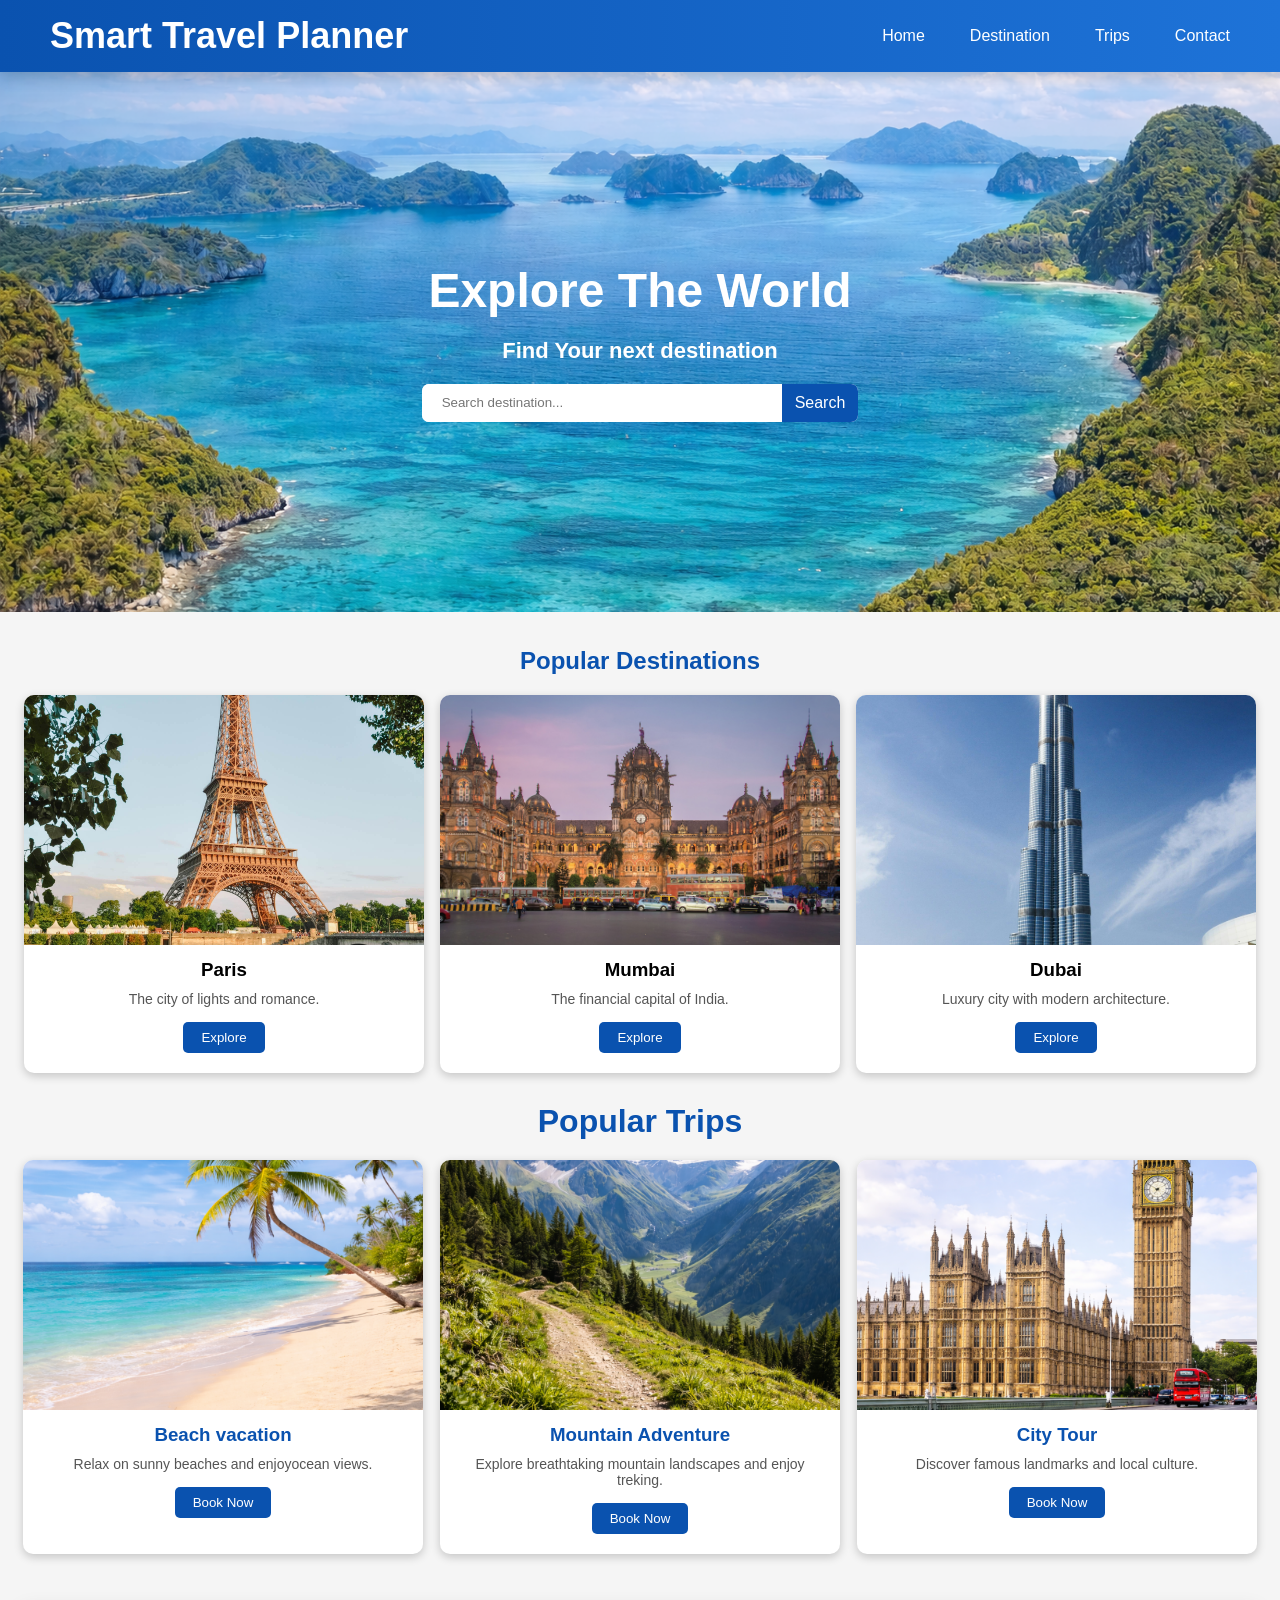
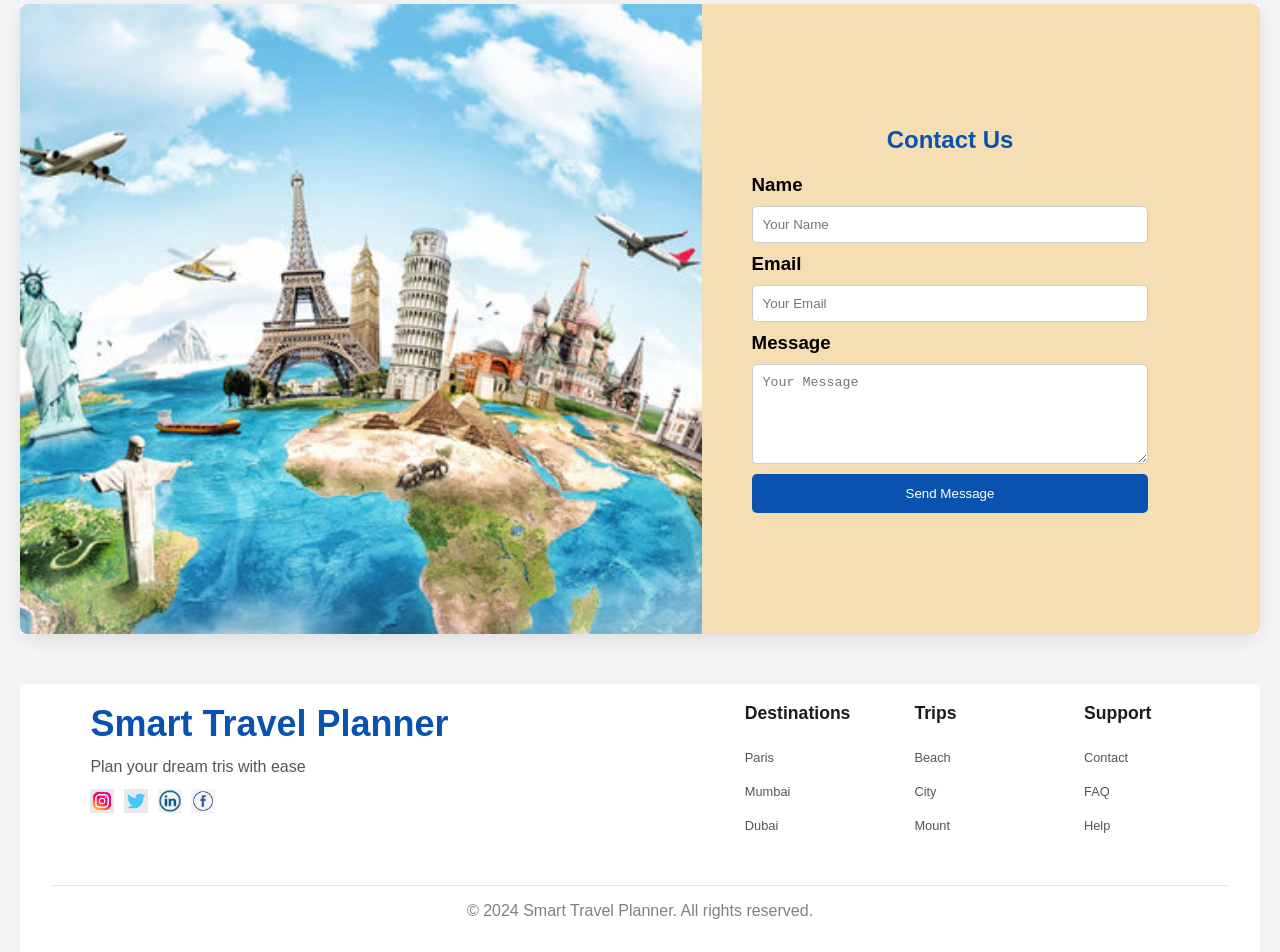
<file: index.html>
<!DOCTYPE html>
<html lang="en">
<head>
    <meta charset="UTF-8">
    <meta name="viewport" content="width=device-width, initial-scale=1.0">
    <title>Smart Travel Planner</title>
    <link rel="stylesheet" href="style.css">
   <a href="destinations.html"></a>
</head>
<body>
    <!-- navigation section -->
    <nav class="navbar">
    <header class="header">
        <h1>Smart Travel Planner</h1>
    </header>
    <ul class="nav-link">
        <li><a href="index.html" > Home </a></li>
        <li><a href="destinations.html"> Destination </a></li>
        <li><a href="trip.html"> Trips </a></li>
       <li><a href="#"> Contact </a></li>
    </ul>
    
    
    </nav>
   
    <!-- Hero section -->
    <section class="Hero">
        <h2> Explore The World</h2>
        <h3>Find Your next destination</h3>
        <section class="search-bar">
        <input type="text" placeholder="Search destination...">
        <button>Search</button>
        </section>
    </section>

    <!-- popular destination section -->
     <section class="popular_destination">
        <h2>Popular Destinations</h2>
        <div class="image_container">
            <div class="image">
                <img src="image/paris-image.jpg" alt="paris image">
                <h3>Paris</h3>
                <p>The city of lights and romance.</p>
                <button class="explore-button">Explore</button>

            </div>
            <div class="image">
                <img src="image/mumbai-image.jpg" alt="mumbai image">
                <h3>Mumbai</h3>
                <p>The financial capital of India.</p>
                <button class="explore-button">Explore</button>

            </div>
            <div class="image">
                <img src="image/dubai-image.jpg" alt="dubai image">
                <h3>Dubai</h3>
                <p>Luxury city with modern architecture.</p>
                <button class="explore-button">Explore</button>

            </div>

        </div>
     </section>

     <!-- Popular trips section -->
      <section class="popular-trips">
        <h2>Popular Trips</h2>
        <div class="trip-container">
            <div class="popular-image">
                <img src="image/beach-image.png" alt="beach image">
            
            <h3>Beach vacation</h3>
            <p>Relax on sunny beaches and enjoyocean views.</p>
            <button class="book-button">Book Now</button>
            </div>
            <div class="popular-image">
                <img src="image/mountain-image.png" alt="mountain image">
            
            <h3>Mountain Adventure</h3>
            <p>Explore breathtaking mountain landscapes and enjoy treking.</p>
            <button class="book-button">Book Now</button>
            </div>
            <div class="popular-image">
                <img src="image/city-tour-image.png" alt="city image">
            
            <h3>City Tour</h3>
            <p>Discover famous landmarks and local culture.</p>
            <button class="book-button">Book Now</button>
            </div>
        </div>
      </section>

      <!-- contact section -->
       <section class="contact-container">
       <div class="contact-page">
        <div class="contact-left">
            <img src="image/contact-image.jpg" alt="contact image">

        </div>

        <div class="contact-right">
            <h2>Contact Us</h2>
            <form>
                <h3>Name</h3>
                <input type="text" placeholder="Your Name" required>
                <h3>Email</h3>
                <input type="email" placeholder="Your Email" required>
                <h3>Message</h3>
                <textarea placeholder="Your Message" required></textarea>
                <button type="submit">Send Message</button>
            </form>
        </div>
        </div>
       </section>

       <!-- footer section -->
        <div class="footer-container">
            <footer class="footer">
                <div class="footer-top">
                    <div class ="company-name">
                        <h2>Smart Travel Planner</h2>
                    </div>
                <p class ="filler-text">
                    Plan your dream tris with ease
                </p>
                <div class="social">
                     <a href="#" class="social-link" >
                  <img src="image/insta-icon.avif" alt="" loading="lazy" class="social-icon">
                </a>
                <a href="#" class="social-link">
                  <img src="image/twiiter-image.avif" alt="" loading="lazy" class="social-icon">
                </a>
                <a href="#" class="social-link">
                  <img src="image/linkedin-icon.png" alt="" loading="lazy" class="social-icon">
                </a>
                <a href="#" class="social-link">
                  <img src="image/facebook-icon.png" alt="" loading="lazy" class="social-icon">
                </a>
                </div>
                </div>

                <div class ="footer-grid">
                    <div class="footer-grid-column">
                        <div class="footer-grid-heading">
                            Destinations
                        </div>
                        <ul class=" footer-link-list">
                            <li>
                                <a href="#" class="footer-link">Paris</a>
                            </li>
                            <li><a href="#" class="footer-link">Mumbai</a></li>
                            <li><a href="#" class="footer-link">Dubai</a></li>
                        </ul>
                    </div>
                    <div class="footer-grid-column">
                        <div class="footer-grid-heading">
                            Trips
                        </div>
                        <ul class=" footer-link-list">
                            <li>
                                <a href="#" class="footer-link">Beach</a>
                            </li>
                            <li><a href="#" class="footer-link">City</a></li>
                            <li><a href="#" class="footer-link">Mount</a></li>
                        </ul>
                    </div>
                    <div class="footer-grid-column">
                        <div class="footer-grid-heading">
                            Support
                        </div>
                        <ul class=" footer-link-list">
                            <li>
                                <a href="#" class="footer-link">Contact</a>
                            </li>
                            <li><a href="#" class="footer-link">FAQ</a></li>
                            <li><a href="#" class="footer-link">Help</a></li>
                        </ul>
                    </div>
                </div>
            </footer>
            <div class="footer-copyright">
                <p>&copy; 2024 Smart Travel Planner. All rights reserved.</p>
            </div>
        </div>
</body>
</html>
</file>
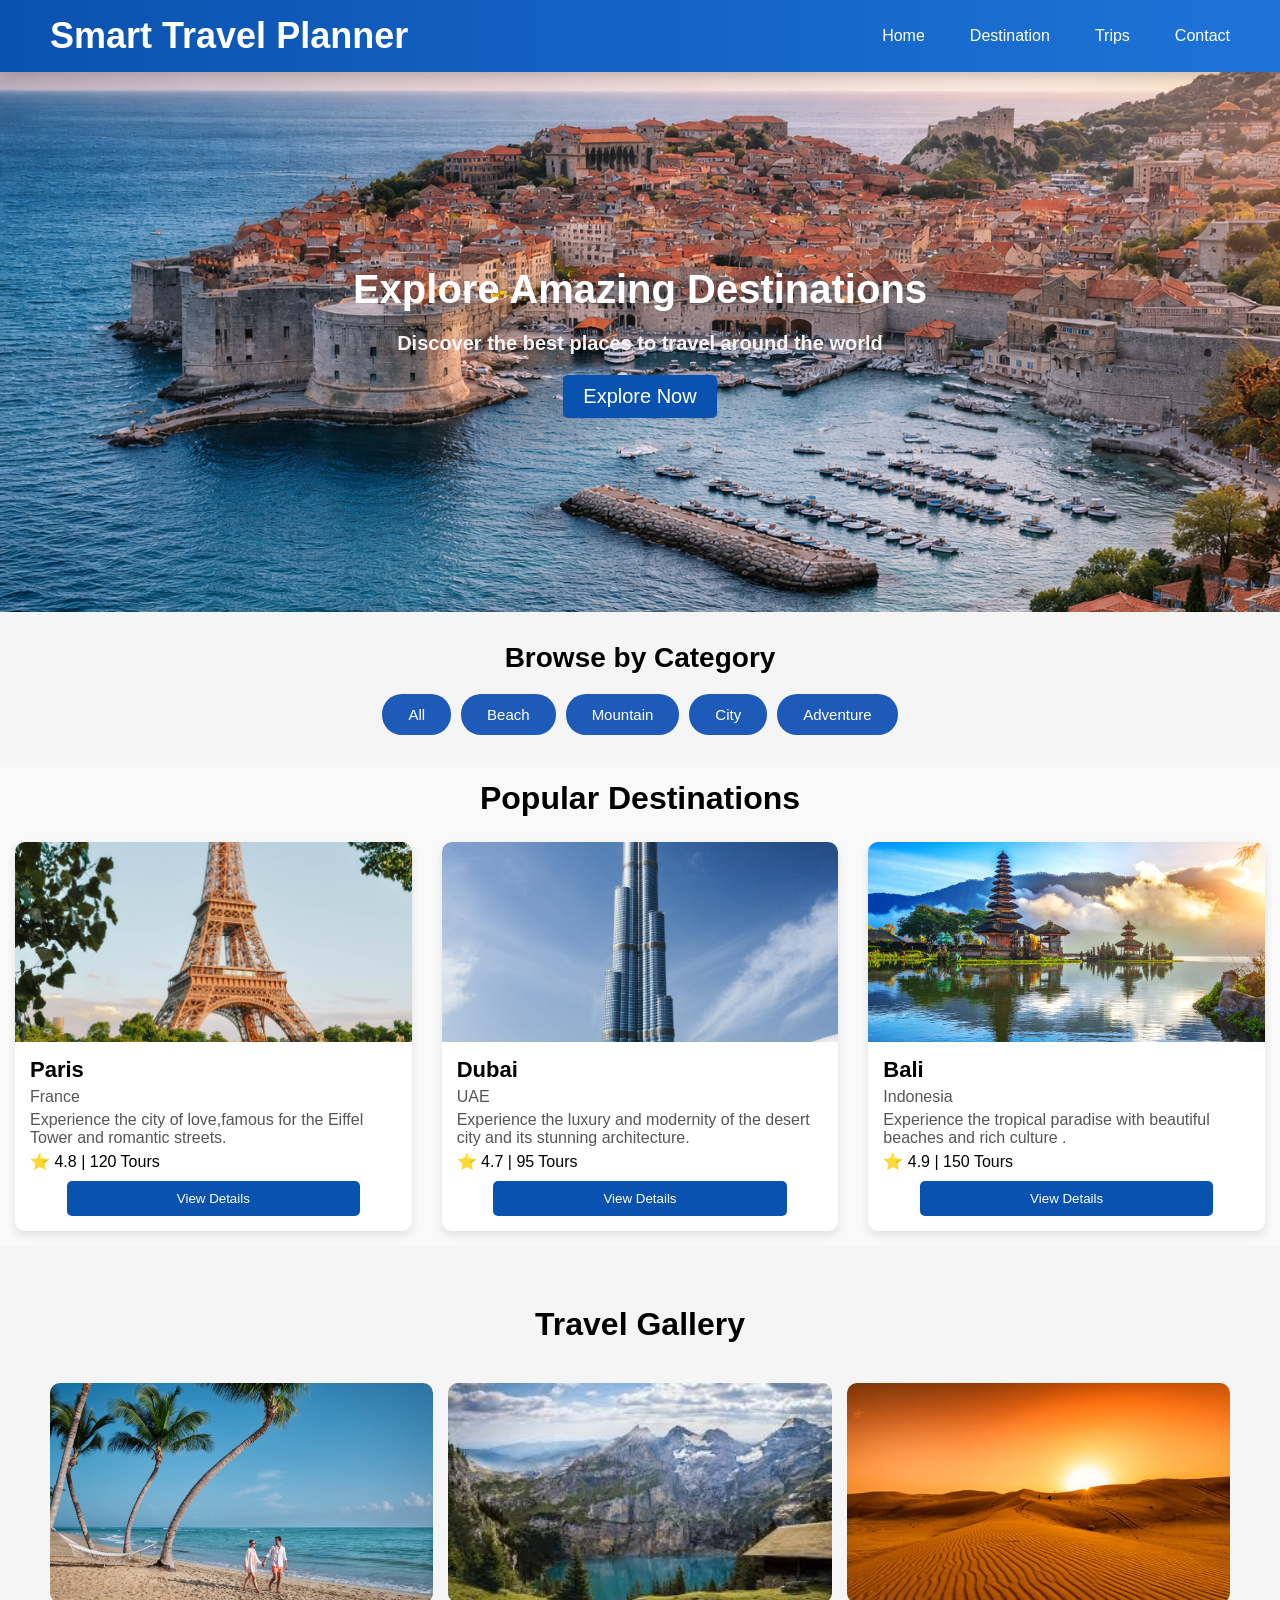
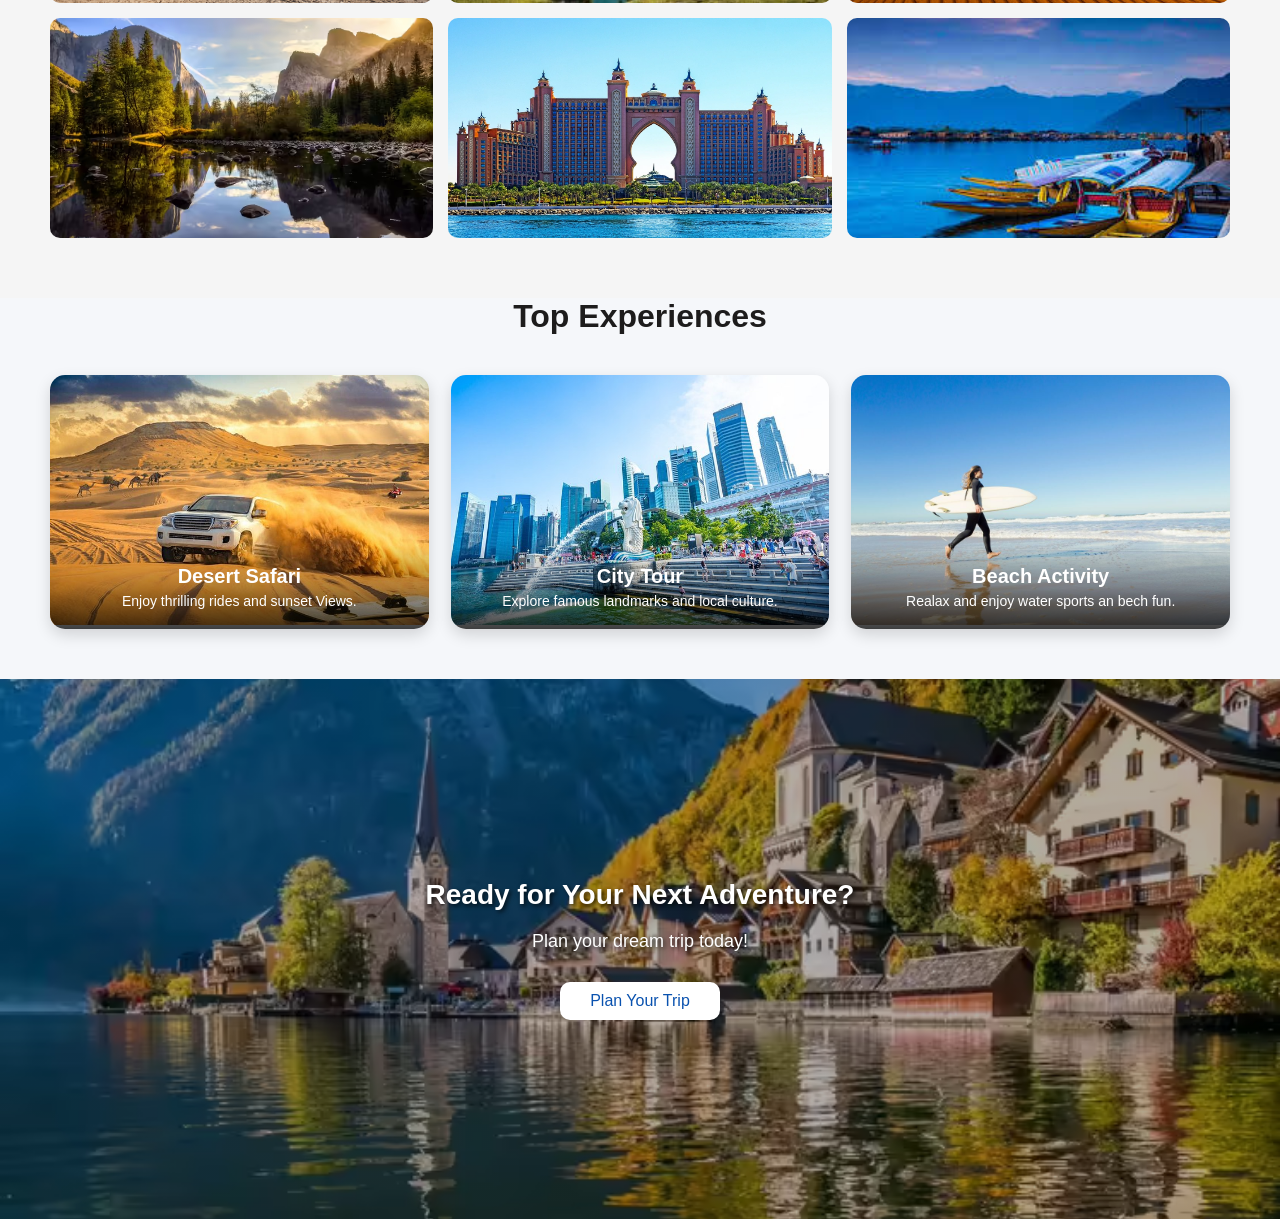
<file: destinations.html>
<!DOCTYPE html>
<html lang="en">
<head>
    <meta charset="UTF-8">
    <meta name="viewport" content="width=device-width, initial-scale=1.0">
    <title>Destination Page</title>
    <link rel="stylesheet" href="style.css">
    
</head>
<body>
     <!-- navigation section -->
     <nav class="navbar">
    <header class="header">
        <h1>Smart Travel Planner</h1>
    </header>
    <ul class="nav-link">
        <li><a href="index.html" > Home </a></li>
        <li><a href="destinations.html"> Destination </a></li>
        <li><a href="trip.html"> Trips </a></li>
       <li><a href="contact.html"> Contact </a></li>
    </ul>
    </nav>
   
    <!-- Hero section -->

    <section class="Destination hero">
        <h2>Explore Amazing Destinations</h2>
        <h3>Discover the best places to travel around the world</h3>
        <button>Explore Now</button>
    </section>

    <!-- Destination filtering section -->

    <section class="destination-filter">
        <h2>Browse by Category</h2>
        <div class="filter-button">
            <button>All</button>
            <button>Beach</button>
            <button>Mountain</button>
            <button>City</button>
            <button>Adventure</button>
        </div>
    </section>

    <!-- popular Destination section -->

    <section class="popular-destinations">
        <h2>Popular Destinations</h2>
        <div class="popular-grid">
            <div class="popular-card">
                <img src="image/paris-image.jpg" alt="parish image">
                <div class="popular-card-content"><h3>Paris</h3>
                <p class="country">France</p>
                <p class="destination-description">Experience the city of love,famous for the Eiffel Tower and romantic streets.</p>
                <span>⭐ 4.8 | 120 Tours</span>
                <button>View Details</button></div>
                
            </div>
            <div class="popular-card">
                <img src="image/dubai-image.jpg" alt="dubai image">
                <div class="popular-card-content">
                    <h3>Dubai</h3>
                <p class="country">UAE</p>
                <p class="destination-description">Experience the luxury and modernity of the desert city and its stunning architecture.</p>
                <span>⭐ 4.7 | 95 Tours</span>
                <button>View Details</button></div>
            </div>
            <div class="popular-card">
                <img src="image/bali-image.jpg" alt="bali image">
                <div class="popular-card-content"><h3>Bali</h3>
                <p class="country">Indonesia</p>
                <p class="destination-description">Experience the tropical paradise with beautiful beaches and rich culture .</p>
                <span>⭐ 4.9 | 150 Tours</span>
                <button>View Details</button>
            </div>
               
            </div>
        </div>
    </section>
     
    <!-- travel gallery section -->

    <section class="travel-gallery">
        <h2>Travel Gallery</h2>
        <div class="gallery-grid">
                <img src="image/beach2-image.jpg" alt="beach image">
            <img src="image/mountain2-image.jpg" alt="mountain image">
            <img src="image/desert-image.jpg" alt="desert image">
            <img src="image/forest-image.avif" alt="forest">
            <img src="image/city2-image.webp" alt="city image">
            <img src="image/lake-image.jpg" alt="lake image">
        </div>

    </section>

    <!-- experience section -->
     <section class="experience">
        <h2 class="experience-title">Top Experiences</h2>
        <div class="experience-grid">
            <div class="experience-card">
                <img src="image/desrt-safari-image.jpg" alt="desrt safari image">
                <div class="experience-content">
                    <h3>Desert Safari</h3>
                    <p>Enjoy thrilling rides and sunset Views.</p>
                </div>
            </div>
            <div class="experience-card">
                <img src="image/city-tour2-image.jpg" alt="city tour image">
                <div class="experience-content">
                    <h3>City Tour</h3>
                    <p>Explore famous landmarks and local culture.</p>
                </div>
            </div>
            <div class="experience-card">
                <img src="image/beach-activity-image.jpg" alt="beach activity image">
                <div class="experience-content">
                    <h3>Beach Activity</h3>
                    <p>Realax and enjoy water sports an bech fun.</p>
                </div>
            </div>
        
            
            
        </div>
     </section>

     <!-- call to action section -->

        <section class="call-to-action">
            <div class="cta-content">
                <h2>Ready for Your Next Adventure?</h2>
            <p>Plan your dream trip today!</p>
            <button class="cta-button">Plan Your Trip</button>
            </div>
            
        </section>

</body>
</html>
</file>
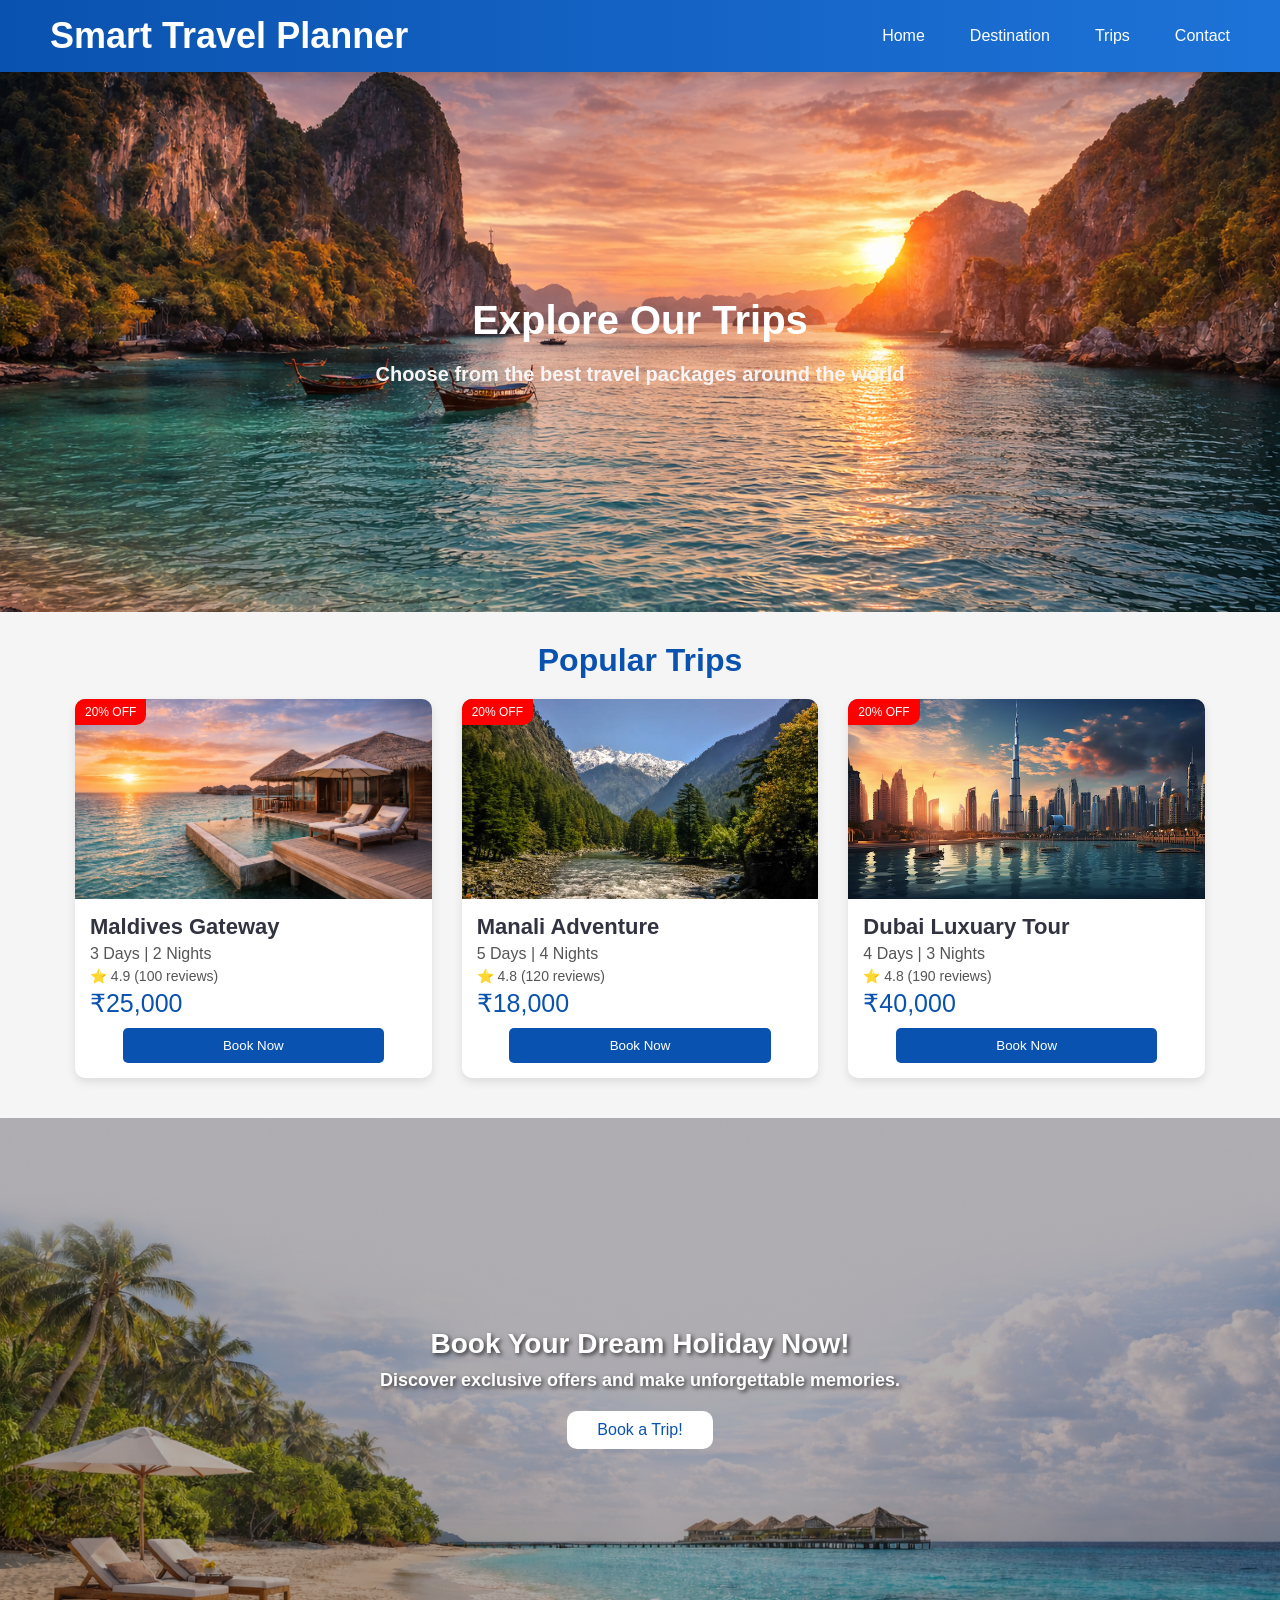
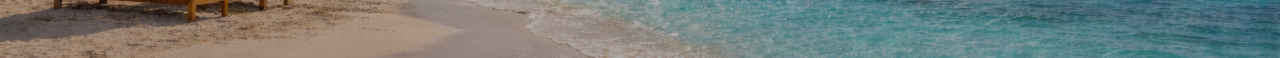
<file: trip.html>
<!DOCTYPE html>
<html lang="en">
<head>
    <meta charset="UTF-8">
    <meta name="viewport" content="width=device-width, initial-scale=1.0">
    <title>Trip page</title>
    <link rel="stylesheet" href="style.css">
</head>
<body>
    <!-- navigation section -->
     <nav class="navbar">
    <header class="header">
        <h1>Smart Travel Planner</h1>
    </header>
    <ul class="nav-link">
        <li><a href="index.html" > Home </a></li>
        <li><a href="destinations.html"> Destination </a></li>
        <li><a href="trip.html"> Trips </a></li>
       <li><a href="contact.html"> Contact </a></li>
    </ul>
    </nav>


    <!-- Trip details section -->
    <section class="trip-hero">
        <h2>Explore Our Trips</h2>
        <h3>Choose from the best travel packages around the world</h3>
    </section>

    <!-- popular Destination section -->

    <section class="popular-trips">
        <h2>Popular Trips</h2>
        <div class="book-grid">
            <div class="book-card">
                <div class="badge">20% OFF</div>
                <img src="image/trip-maldiv-image.png" alt="maldiv image">
                <div class="book-card-content"><h3>Maldives Gateway</h3>
                <p class="Days">3 Days | 2 Nights</p>
                <p class="trip-rating">⭐ 4.9 (100 reviews)</p>
                <span>₹25,000</span>
                <button>Book Now</button></div>
            </div>
            <div class="book-card">
                <div class="badge">20% OFF</div>
                <img src="image/trip-manali-image.jpg" alt="manali image">
                <div class="book-card-content"><h3>Manali Adventure</h3>
                <p class="Days">5 Days | 4 Nights</p>
                <p class="trip-rating">⭐ 4.8 (120 reviews)</p>
                <span>₹18,000</span>
                <button>Book Now</button></div>
            </div>
            <div class="book-card">
                <div class="badge">20% OFF</div>
                <img src="image/trip-dubai-image.avif" alt="dubai image">
                <div class="book-card-content"><h3>Dubai Luxuary Tour</h3>
                <p class="Days">4 Days | 3 Nights</p>
                <p class="trip-rating">⭐ 4.8 (190 reviews)</p>
                <span>₹40,000</span>
                <button>Book Now</button></div>
            </div>
        </div>
    </section>

    <section class="trip-cta">
        <h2>Book Your Dream Holiday Now!</h2>
        <h3>Discover exclusive offers and make unforgettable memories.</h3>
        <button>Book a Trip!</button>
    </section>
</body>
</html>
</file>
<file: style.css>
*{
    padding: 0;
    margin: 0;
    box-sizing: border-box;
}
body{
   font-family: Arial;
   margin: 0;
   background:#f5f5f5;
}
html{
    scroll-behavior: smooth;
}
.navbar{
    display: flex;
    top: 0;
    z-index: 1000;
    display: flex;
    justify-content: space-between;
    color: white;
    padding: 15px 50px;
   /* 🔥 Gradient Background */
    background: linear-gradient(90deg, #0a52af, #1e73d8);

    /* Glass effect */
    backdrop-filter: blur(10px);

    /* Shadow */
    box-shadow: 0 4px 15px rgba(0,0,0,0.2);
   align-items: center;
}
.header{
    font-weight: bold;
    font-size: 24px;
    color: white;
}
.nav-link{
  list-style: none;
  display: flex;
  gap: 20px;
}
.nav-link a{
    color: white;
    text-decoration: none;
    margin-left: 25px;
    font-size:16px;
    position: relative;
    transition: 0.3s;
}
/* 🔥 Hover Underline Animation */
.nav-link a::after{
    content: "";
    position: absolute;
    width: 0%;
    height: 2px;
    background: white;
    left: 0;
    bottom: -5px;
    transition: 0.3s;
}

.nav-link a:hover::after{
    width: 100%;
}

/* Hover color */
.nav-link a:hover{
    opacity: 0.8;
}


.Hero{
    display: flex;
    flex-direction: column;
    align-items: center;
    justify-content: center;
    height: 60vh;
    gap:20px;
    background-image: url('image/Hero-image.png');
    background-size: cover;
     background-position: center;
}
.Hero h2{
    font-size:48px;
    color: rgb(255, 255, 255);
    font-weight: bold;
}
.Hero h3{
    font-size: 22px;
    color: rgb(255, 255, 255);
}
.search-bar{
    display: flex;
    gap: 10px;
    overflow: hidden;
    border-radius: 7px;
    background: white;
    
}
.search-bar input{
    border: none;
    padding: 10px 20px;
    width: 350px;
    outline: none;

}
.search-bar button{
    border: none;
    color: white;
     background:#0a52af;
     padding: 10px 13px;
     font-size: 16px;
     cursor: pointer;
}
.search-bar button:hover{
    background: #023577;
}

.popular_destination{
    display: flex;
    flex-direction: column;
    align-items: center;
    gap: 20px;
    margin-top: 35px;


}
.popular_destination h2{
    color: #0a52af;
}
.image_container{
    display: flex;
    gap: 16px;
    justify-content: center;
    

}

.image{
    background: white;
    border-radius: 10px;
    overflow: hidden;
    width: 400px;
     box-shadow:0 3px 10px rgba(0,0,0,0.2);
     text-align: center;
     transition: transform 0.3s ease;

}
.image:hover{
    transform: translate(-10px);
}
.image img{
    width: 100%;
    height: 250px;
    object-fit: cover;

}
.image h3{
    padding: 10px 0;

}
.image p{
    font-size: 14px;
   padding: 0  15px;
    color:#555;
}
.explore-button{
    margin: 15px 0 20px;
    padding: 8px 18px;
    border: none;
    color: white;
    border-radius: 5px;
    cursor: pointer;
    background:#0a52af;
    
}
.explore-button:hover{
    background: #023577;
}
.popular-trips{
    display: flex;
    flex-direction: column;
    align-items: center;
    gap: 20px;
    margin-top: 35px;

}
.popular-trips h2{
    color: #0a52af;
}
.trip-container{
    display: flex;
    gap: 17px;

}
.popular-image{
    background: white;
    border-radius: 10px;
    overflow: hidden;
    width: 400px;
    box-shadow:0 3px 10px rgba(0,0,0,0.2);
    text-align: center;
   
}
.popular-image:hover{
    transform: scale(1.04) ;
}
.popular-image img{
    width: 100%;
    height: 250px;
    object-fit: cover;
    transition: transform 0.3s ease;
}
.popular-image h3{
    color: #0a52af;
    padding: 10px 0;
}
.popular-image p{
    font-size: 14px;
   padding: 0  15px;
    color:#555;
}
.book-button{
    margin: 15px 0 20px;
    padding: 8px 18px;
    border: none;
    color: white;
    border-radius: 5px;
    cursor: pointer;
    background:#0a52af;
}
.book-button:hover{
    background: #023577;
}
.contact-container{
   background-color: white;
   max-width: 1240px;
   height: 70vh;
   margin: 50px auto;

}
.contact-page{
    display: flex;
    flex-direction: row;
    background-color: wheat;
    height: 100%;
    border-radius: 8px;
    overflow: hidden;
    box-shadow: 0 5px 20px rgba(0,0,0,0.1);
}
.contact-left{
    width: 55%;
    height: 100%;
    
    position: relative;
}
.contact-left img{
    width: 100%;
    height: 100%;
    object-fit: cover;
}
.contact-right{
    width: 40%;
    height: 100%;
    display: flex;
    flex-direction: column;
    align-items: center;
    justify-content: center;
    gap: 20px;
}
.contact-right h2{
    color: #0a52af;
}
.contact-right form{
    display: flex;
    flex-direction: column;
    width: 80%;
    gap: 10px;
}
.contact-right input, .contact-right textarea{
    padding: 10px;
    border-radius: 5px;
    border: 1px solid #ccc;
}
.contact-right button{
    padding: 12px;
    border: none;
    color: white;
    background:#0a52af;
    border-radius: 5px;
    cursor: pointer;
}
.contact-right button:hover{
    background: #023577;
}
.contact-right textarea{
    resize: vertical;
    min-height: 100px;
}
.contact-right input:focus, .contact-right textarea:focus{
    outline: none;
    border-color: #0a52af;
}
.footer-container{
    background: white;
    margin: 0 auto;
    padding: 0 2rem;
    display:flex;
    flex-direction: column;
    max-width: 1240px;
}
.footer{
    max-width: 1240px;
    padding: 1.2rem 2.4rem;
    text-align: left;
    display: flex;
    justify-content: space-between;
    gap: 4rem;
    align-items: flex-start;

}
.footer-top{
    display:flex;
    flex-direction: column;
    gap: 0.8rem;
    
    
    width: 33%
}
.company-name{
    display: flex;
    
    align-items: center;
       gap: 0.5rem;
       font-size: 1.5rem;
       font-weight: bold;
       color: #0a52af;
}
.social-icon{
    width: 1.5rem;
    height: 1.5rem;
}
.social-icon:hover{
    transform: scale(1.2);
}
.filler-text{
    font-size: 1rem;
    color: #555;
}
.footer-grid{
    display: grid;
    grid-template-columns: repeat(3,1fr);
    gap: 4rem;
    
    
}
.footer-grid-heading{
    font-size: 1.1rem;
    font-weight: bold;
    color: #1d1c1c;
    margin-bottom: 1.5rem;
}
ul{
    list-style-type: none;
}
.footer-link{
    color: #555;
    font-size: 0.8rem;
    text-decoration: none;

}
.footer-link:hover{
    color: #0a52af;
    text-decoration: underline;
    transition: 0.3s;
}
.footer-link-list{
    display: flex;
    flex-direction: column;
    gap:1rem;

}
.social{
    display: flex;
    gap: 0.6rem;
}
.footer-copyright{
    color: gray;
    
    padding-top: 1rem;
    padding-bottom: 2rem;
    margin-top: 2rem;
    border-top: 1px solid #e5e7eb;
    text-align: center;
}




.Destination.hero{
    display: flex;
    flex-direction: column;
    align-items: center;
    justify-content: center;
    height: 60vh;
    gap: 20px;
    background-image: url('image/destination-background-image.png');
    background-size: cover;
    background-position: center;
}
.Destination.hero h2{
    font-size: 40px;
    color: rgb(255, 255, 255);
    font-weight: bold;
}
.Destination.hero h3{
    font-size:20px;
    color: rgb(248, 244, 244);
}
.Destination.hero button{
    border: none;
    color: white;
    background:#0a52af;
    padding: 10px 20px;
    font-size: 20px;
    cursor: pointer;
    border-radius: 5px;
}
.Destination.hero button:hover{
    background: #023577;
}

.destination-filter{
    text-align: center;
    padding: 30px 0;
}
.destination-filter h2{
    margin-bottom: 20px;
    font-size: 28px;
}
.filter-button{
    display: flex;
    justify-content: center;
    gap: 10px;

}
.filter-button button{
    padding:  12px 26px;
    
    border: none;
    background: #1e5bb8;
    font-size: 15px;
    color: white;
    border-radius: 20px;
    cursor: pointer;
    transition: 0.3s;
}
.filter-button button:hover{
    background: #0a3f8a;
    transform: translateY(-3px);
}
.filter-buttons button:first-child{
    background:#08387c;
}

.popular-destinations{
   padding: 15px ;
   background: #f9f9f9;
   text-align: center;
}
.popular-destinations h2{
    font-size: 32px;
    margin-bottom: 25px;
}
.popular-grid{
    display: grid;
    grid-template-columns: repeat(3,1fr);
    gap: 30px;
}
.popular-card{
    background: white;
    
     
    border-radius: 10px;
    overflow: hidden;
    box-shadow: 0 4px 10px rgba(0,0,0,0.1);
    transition: 0.3s;
    display: flex;
    flex-direction: column;
}
.popular-card-content{
    display: flex;
    flex-direction: column;
    flex-grow: 1;
    padding: 15px;
    text-align: left;
}
.popular-card:hover{
    transform: translateY(-5px);
}
.popular-card img{
    width: 100%;
    height: 200px;
    object-fit: cover;
}

.popular-card-content h3{
    margin-bottom: 5px;
    font-size: 22px;
    
}
.popular-card-content p{
    margin-bottom: 5px;
    color: #555;
}
.popular-card-content span{
   margin-bottom: 10px;
}
.popular-card-content button{
    margin-top: auto;    
    align-self: center;
    width: 80%;
    padding: 10px;
    border: none;
    background:#0a52af;
    color: white;
    border-radius: 5px;
    cursor: pointer;
    
}
.popular-card button:hover{
    background: #023577;
}

.travel-gallery{
    padding: 60px 50px;
    text-align: center;
}
.travel-gallery h2{
    font-size: 32px;
    margin-bottom: 40px;
}
.gallery-grid{
    display: grid;
    grid-template-columns: repeat(3,1fr);
    gap: 15px;
}
.gallery-grid img{
    width: 100%;
    height: 220px;
    object-fit: cover;
    border-radius: 10px;
    transition: 0.4s;
}
.gallery-grid img:hover{
    transform: scale(1.05);
}

.experience{
    padding-bottom: 50px;
    padding-left: 50px;
    padding-right: 50px;
    background: #f5f7fa;
    text-align: center;
}
.experience-title{
    font-size: 32px;
    margin-bottom: 40px;
    color: #1d1c1c;
}
.experience-grid{
    display: grid;
    grid-template-columns: repeat(3,1fr);
    gap: 22px;
}
.experience-card{
    position: relative;
    border-radius: 15px;
    overflow: hidden;
    cursor: pointer;
    box-shadow: 0 6px 15px rgba(0,0,0,0.15);
    transition: 0.3s;
}

.experience-card img{
    width: 100%;
    height: 250px;
    object-fit: cover;
    transition: 0.4s;
}
.experience-card:hover img{
    transform: scale(1.05);
}
.experience-content{
    position: absolute;
    bottom: 0;
    left: 0;
    right: 0;
    color: white;
    padding: 20px;
    text-align: center;
    background: linear-gradient(
        to top,
        rgba(0,0,0,0.75),
        rgba(0,0,0,0.3),
        transparent
    );
}
.experience-content h3{
    margin-bottom: 5px;
    font-size: 20px;
}
.experience-content p{
    font-size: 14px;
}
.call-to-action{
     background-image: linear-gradient(rgba(0, 0, 0, 0.3), rgba(0, 0, 0, 0.3)), url('image/cta-image.avif');
    height: 60vh;
    justify-content: center;
    display: flex;
    background-size: cover;
    align-items: center;
    color: white;
    text-align: center;
    padding: 40px 20px;
    background-size: cover;
     background-position: center;
     background-repeat: no-repeat;
     
}
.call-to-action h2{
    font-size: 28px;
    margin-bottom: 10px;
}
.call-to-action h2, .call-to-action p {
    text-shadow: 2px 2px 4px rgba(0, 0, 0, 0.7);
}
.call-to-action p{
    font-size: 18px;
    margin-bottom: 20px;
}
.call-to-action button{
    padding: 10px 30px;
    border: none;
    background: white;
    color: #0a52af;
    font-size: 16px;
    border-radius: 10px;
    cursor: pointer;
}
.call-to-action button:hover{
    background: #f1eded;
}
.cta-content{
    display: flex;
    flex-direction: column;
    align-items: center;  /* center everything */
    gap: 10px;
}




.trip-hero{
    
    display: flex;
    flex-direction: column;
    align-items: center;
    justify-content: center;
    height: 60vh;
    gap: 20px;
    background-image: url('image/trip-hero-image.png');
    background-size: cover;
    background-position: center;

}
.trip-hero h2{
    font-size: 40px;
    color: rgb(255, 255, 255);
    font-weight: bold;
}
.trip-hero h3{
    font-size:20px;
    color: rgb(248, 244, 244);
}

.popular-trips{
    display: flex;
    flex-direction: column;
    align-items: center;
    gap: 20px;
    margin-top:30px;
}
.popular-trips h2{
    font-size: 32px;
    color: #0a52af;
}
.book-grid{
    display: grid;
    grid-template-columns: repeat(3,1fr);
    gap: 30px;
}
.book-card{
    background: white;
    
     position: relative;
    border-radius: 10px;
    overflow: hidden;
    box-shadow: 0 4px 10px rgba(0,0,0,0.1);
    transition: 0.3s;
    display: flex;
    flex-direction: column;
}


.badge{
    position: absolute;
    top: 0px;
    left: 0px;
    background: red;
    color: white;
    padding: 6px 10px;
    font-size: 12px;
    border-bottom-right-radius: 10px;
}
.book-card-content{
    display: flex;
    flex-direction: column;
    flex-grow: 1;
    padding: 15px;
    text-align: left;
}
.book-card:hover{
    transform: translateY(-5px);
}
.book-card img{
    width: 100%;
    height: 200px;
    object-fit: cover;
}

.book-card-content h3{
    margin-bottom: 5px;
    font-size: 22px;
    color: #313341;
    
}
.book-card-content p{
    margin-bottom: 5px;
    color: #555;
}
.book-card-content span{
   margin-bottom: 10px;
   color: #0a52af;
   font-size: 25px;
}
.trip-rating{
    font-size: 14px;
    color: #f4b400;

}
.book-card-content button{
    margin-top: auto;    
    align-self: center;
    width: 80%;
    padding: 10px;
    border: none;
    background:#0a52af;
    color: white;
    border-radius: 5px;
    cursor: pointer;
    
}
.book-card button:hover{
    background: #023577;
}

.trip-cta {
    /* Added a linear gradient overlay before the image URL */
    background-image: linear-gradient(rgba(0, 0, 0, 0.3), rgba(0, 0, 0, 0.3)), url('image/trip-cta-image.png');
    height: 60vh;
    display: flex;
    flex-direction: column; /* Ensures H2, H3, and Button stack vertically */
    justify-content: center;
    align-items: center;
    color: white;
    text-align: center;
    padding: 40px 20px;
    background-size: cover;
    background-position: center;
    background-repeat: no-repeat;
    margin-top: 40px;
}
.trip-cta h2{
    font-size: 28px;
    margin-bottom: 10px;
}
.trip-cta h3{
    font-size: 18px;
    margin-bottom: 20px;
}
.trip-cta button{
    padding: 10px 30px;
    border: none;
    background: white;
    color: #0a52af;
    font-size: 16px;
    border-radius: 10px;
    cursor: pointer;
}
.trip-cta button:hover{
    background: #f1eded;
}
.trip-cta h2, .trip-cta h3 {
    text-shadow: 2px 2px 4px rgba(0, 0, 0, 0.7);
}
</file>
